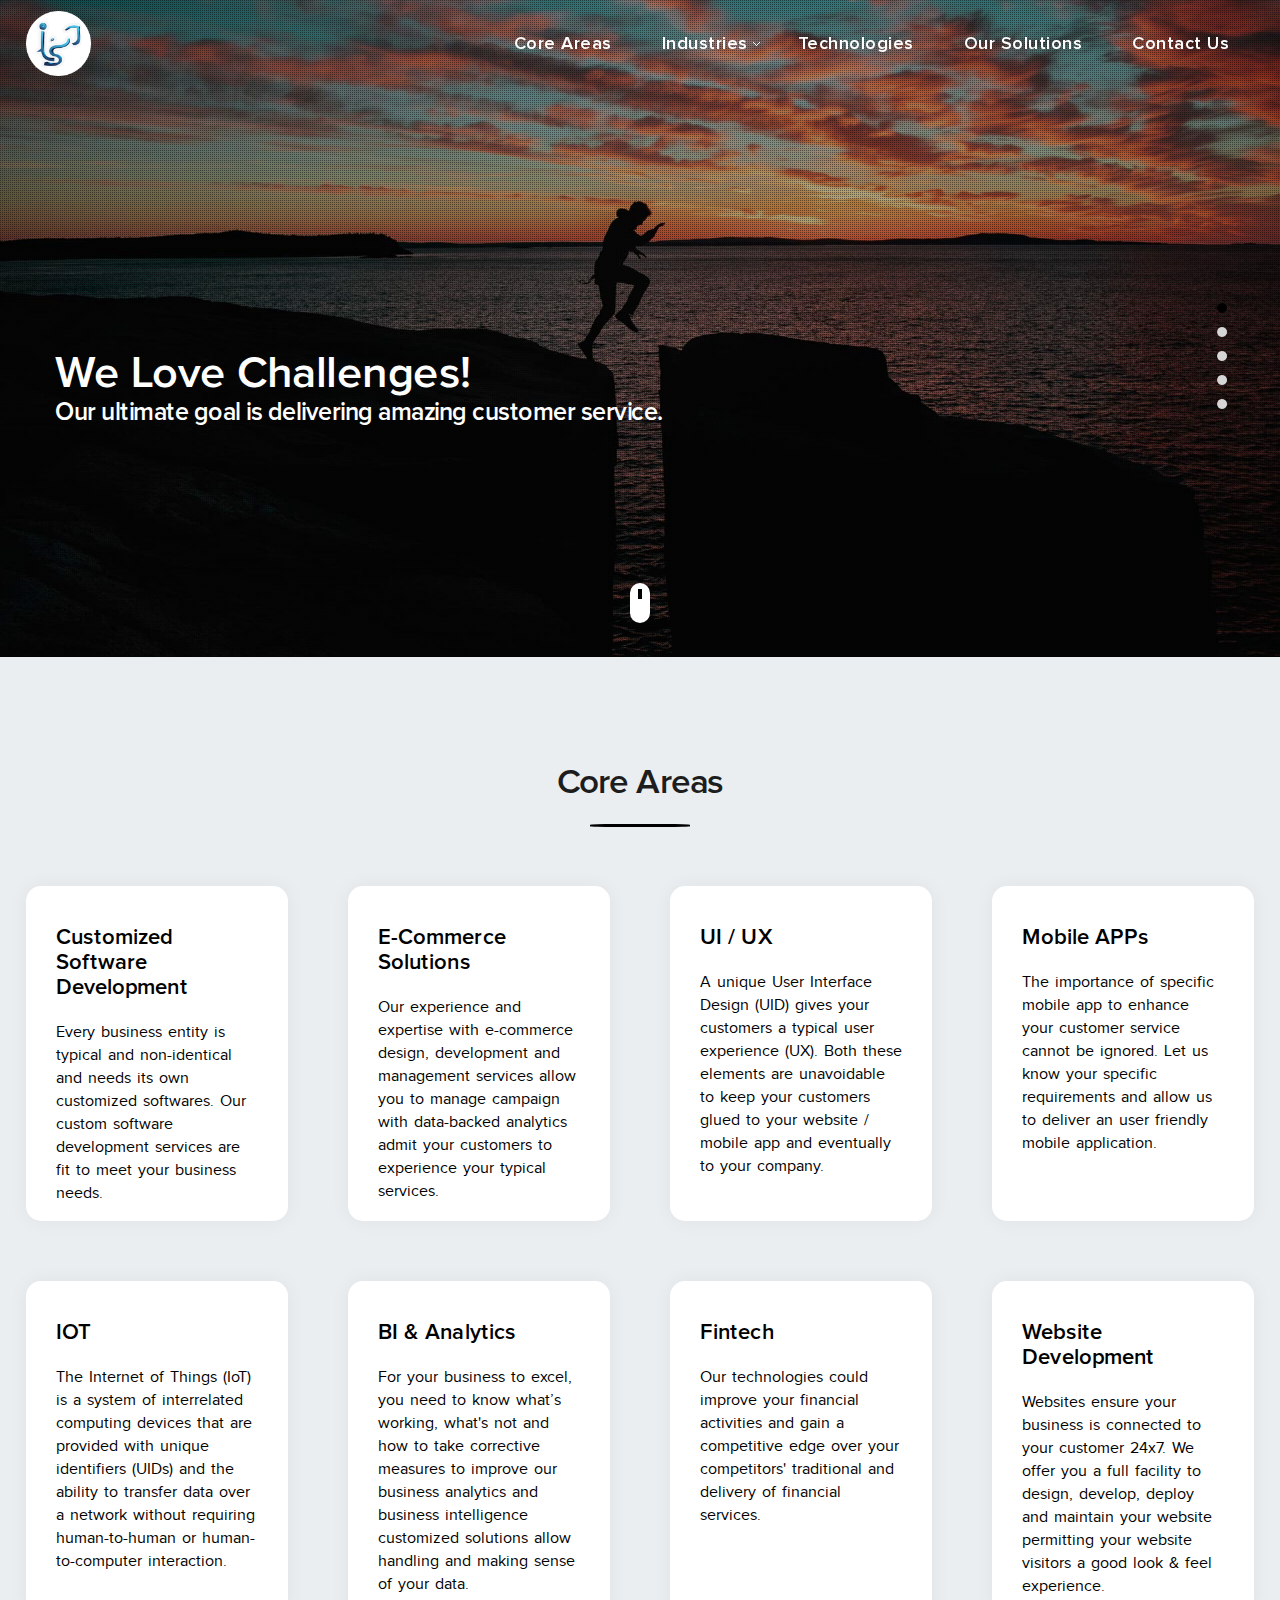
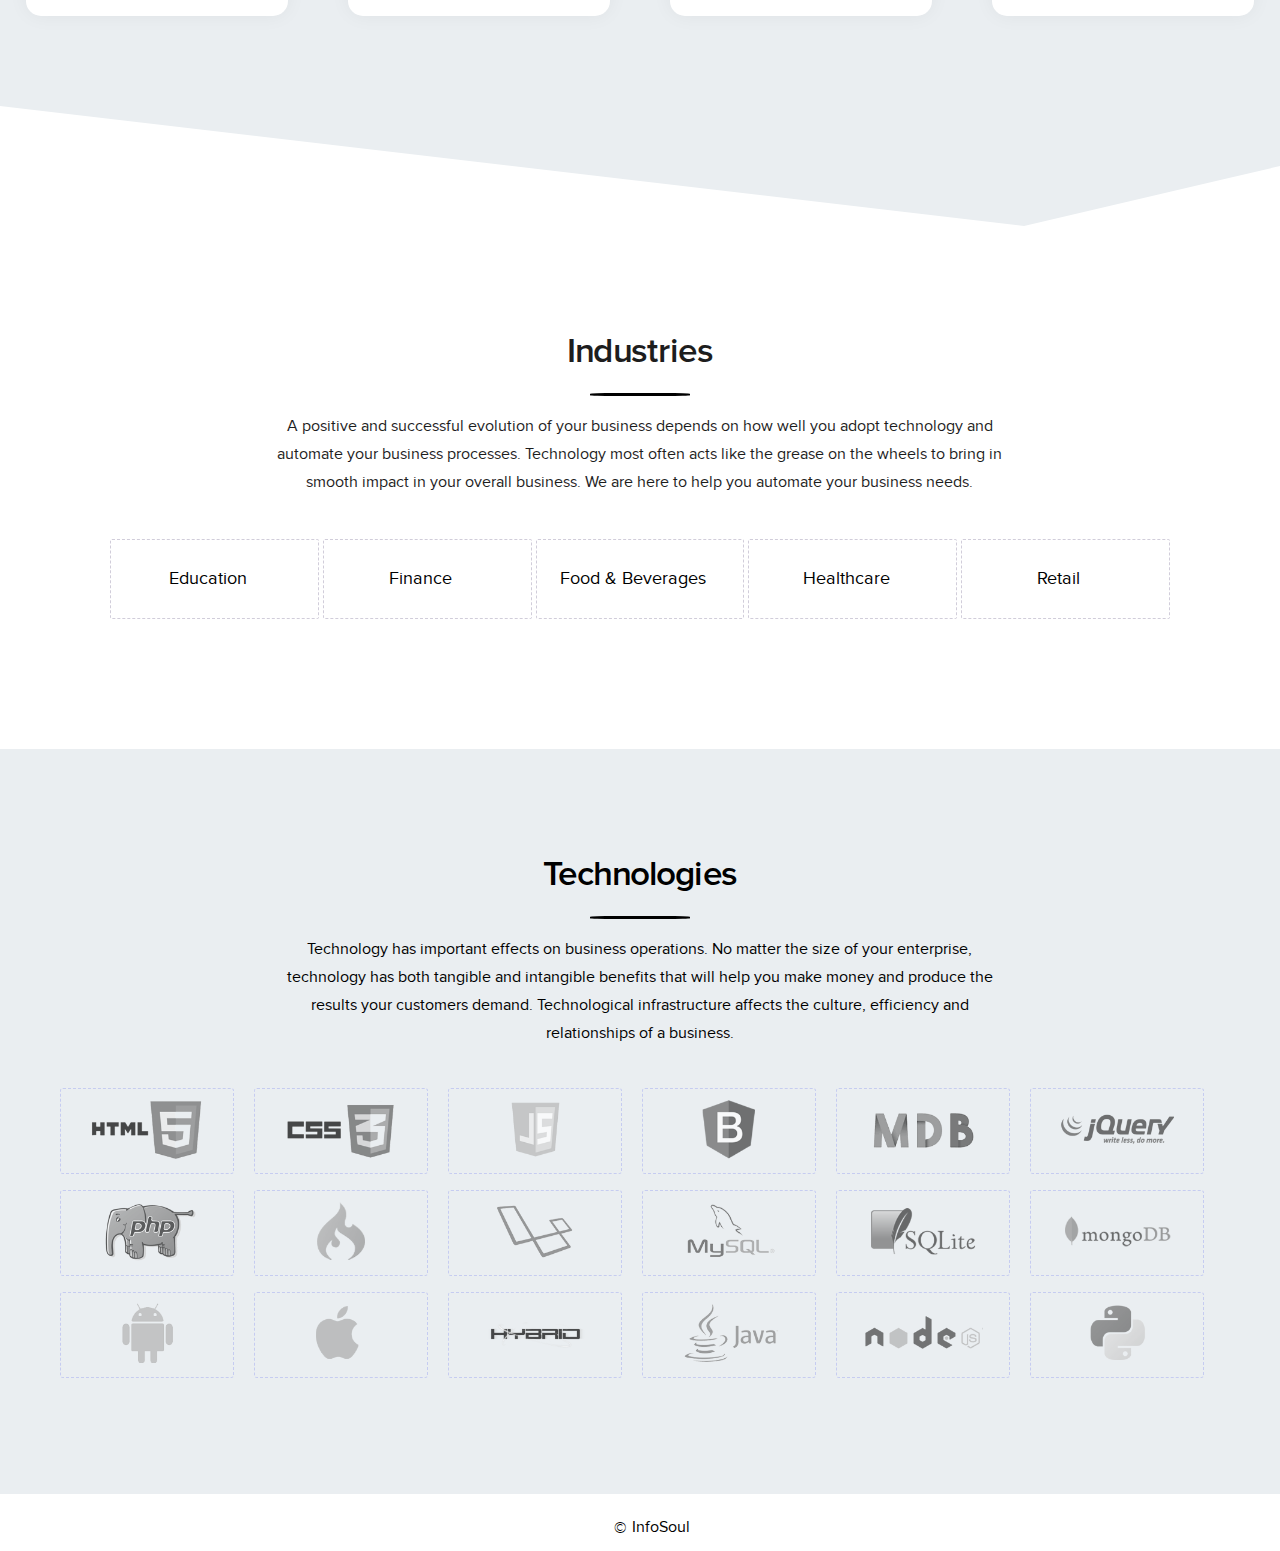
<file: index.html>
<!DOCTYPE html>
<head>
<meta http-equiv="Content-Type" content="text/html; charset=utf-8" />
<meta name="viewport" content="width=device-width, initial-scale=1, maximum-scale=1" />
<meta name="author" content="InfoSoul" />
<meta name="description" content="" />
<meta name="keywords" content="" />
<link rel="icon" href="images/favicon.png" type="image/x-icon">
<title>InfoSoul</title>
<link rel="stylesheet" href="css/swiper.css?v=1.13">
<link rel="stylesheet" href="css/style.css?v=1.13">
<link rel="stylesheet" type="text/css" href="css/font-awesome.css?v=1.13">
<link rel="stylesheet" type="text/css" href="css/owl.carousel.min.css?v=1.13">
<link rel="stylesheet" type="text/css" href="css/responsive.css?v=1.13">
 </head>
<body>




	<header class="header">
		<div class="header__content header__content--fluid-width">
	<div class="header__logo-title"> <a href="https://www.infosoul.in"> <img id="image" src="images/26_white.png"> </a></div>



			<nav class="header__menu">
				<ul>
					<li><a class="selected header-link" href="#coreareas">Core Areas</a></li>


               <li class="menu-item-has-children"><a href="#industries" class="header-link">Industries</a>
						<ul class="sub-menu">
							<li><a href="#" class="header-link"> Education </a></li>
							<!--<li><a href="construction.php" class="header-link"> Construction </a> </li>
                            <li><a href="education.php" class="header-link"> Courier & logistics  </a></li>
                            <li><a href="fashion.php" class="header-link"> Fashion </a></li>  -->
                            <li><a href="#" class="header-link"> Finance  </a></li>
                            <li><a href="#" class="header-link"> Food & Beverages </a></li>
                            <li><a href="javascipt:;" class="header-link"> Healthcare</a></li>
                          <!--  <li><a href="marketing.php" class="header-link"> Marketing  </a></li>
							<li><a href="news.php" class="header-link"> News & Media  </a></li>
							<li><a href="pharmaceutical.php" class="header-link"> Pharmaceutical </a></li>-->
							<!--<li><a href="javascipt:;" class="header-link"> Portals  </a></li>-->
							<li><a href="#" class="header-link"> Retail  </a></li>
						</ul>
					</li>


        <li><a class="header-link" href="#technologies">Technologies</a></li>


					<li><a href="aboutus.html" class="header-link">Our Solutions</a></li>
					<li><a href="contactus.html" class="header-link">Contact Us</a></li>


				</ul>
			</nav>
		</div>
	</header>

   <!-- Global site tag (gtag.js) - Google Analytics -->
<script async src="https://www.googletagmanager.com/gtag/js?id=UA-149376505-1"></script>
<script>
  window.dataLayer = window.dataLayer || [];
  function gtag(){dataLayer.push(arguments);}
  gtag('js', new Date());

  gtag('config', 'UA-149376505-1');
</script>

 <!-- slider-area start -->
    <div class="banner-slider">
        <div class="main-slider owl-carousel owl-theme">

            <div class="slider-items" style="background-image:url(images/slider/1.jpg);">
                <div class="slider-overlay"></div>
                <div class="caption-wrapper">
                    <div class="carousel-caption caption-left">
                        <div class="content">
                        	<div class="intro">
               <div class="vision_text">
               <h5>We Love Challenges!</h5>
                </div>

			 <div class="intro__content">
			 <h4 class="caption">Our ultimate goal is delivering amazing customer service.</h4>
			 </div>
				    </div>



                        </div>
                    </div>
                </div>
            </div>

            <div class="slider-items" style="background-image:url(images/slider/2.jpg);">
                <div class="slider-overlay"></div>
                <div class="caption-wrapper">
                    <div class="carousel-caption caption-left">
                        <div class="content">
                         <div class="intro">
               <div class="vision_text">
               <h5>Mobile APPs</h5>
                </div>

			 <div class="intro__content">
			 <h4 class="caption">Powerful services for powerful applications</h4>
            </div>
				    </div>


                        </div>
                    </div>
                </div>
            </div>


             <div class="slider-items" style="background-image:url(images/slider/3.jpg);">
                <div class="slider-overlay"></div>
                <div class="caption-wrapper">
                    <div class="carousel-caption caption-left">
                        <div class="content">
                            <div class="intro">
               <div class="vision_text">
               <h5>Ecommerce</h5>
                </div>

			 <div class="intro__content">
			 <h4 class="caption">Not only sales! Loaded with Super Powers</h4>
			 </div>
				    </div>
                        </div>
                    </div>
                </div>
            </div>

             <div class="slider-items" style="background-image:url(images/slider/4.jpg);">
                <div class="slider-overlay"></div>
                <div class="caption-wrapper">
                    <div class="carousel-caption caption-left">
                        <div class="content">
                            <div class="intro">
               <div class="vision_text">
               <h5> UI / UX </h5>
                </div>

			 <div class="intro__content">
			 <h4 class="caption">A unique user interface design gives unique user experience</h4>

             </div>
				    </div>
                        </div>
                    </div>
                </div>
            </div>



            <div class="slider-items" style="background-image:url(images/slider/5.jpg);">
                <div class="slider-overlay"></div>
                <div class="caption-wrapper">
                    <div class="carousel-caption caption-left">
                        <div class="content">
                              <div class="intro">
               <div class="vision_text">
               <h5>IOT</h5>
                </div>

			 <div class="intro__content">
			 <h4 class="caption">Evolution Through Innovation</h4>


                 </div>
				    </div>


                        </div>
                    </div>
                </div>
            </div>
      </div>

  <div class="cs-banner-arrow-scroll">
              <a href="#coreareas" class="intro_arrow" id="coreareas_link">
<div id="mouse-icon-main-div" class="">
 <div class="mouse-icon" style="opacity: 1;">
  <div class="wheel"></div>
 </div></div>
                </a>
               </div>
    </div>
    <!-- slider-area end -->




	<!-- Section features -->
	<section class="section section--features" id="coreareas">

			<div class="section__content section__content--fluid-width section__content--padding section__content--features">
			        <h2 class="section__title section__title--centered">Core Areas</h2>

			<div class="section__description section__description--centered">

				</div>

				<div class="grid grid--4col grid--features">

					<div class="grid__item">
						<h3 class="grid__title"><span> Customized </span> Software Development</h3>
					<p class="grid__text">Every business entity is typical and non-identical and needs its own customized softwares. Our custom software development services are fit to meet your business needs.</p>

					</div>
					<div class="grid__item">
						<h3 class="grid__title">E-Commerce  <span>Solutions</span></h3>
					<p class="grid__text">Our experience and expertise with e-commerce design, development and management services allow you to manage campaign with data-backed analytics admit your customers to experience your typical services.</p>

					</div>

					<div class="grid__item">
						<h3 class="grid__title">	UI  <span>/ UX</span></h3>
						<p class="grid__text">A unique User Interface Design (UID) gives your customers a typical user experience (UX). Both these elements are unavoidable to keep your customers glued to your website / mobile app and eventually to your company.</p>

					</div>

					<div class="grid__item">
						<h3 class="grid__title">Mobile   <span>APPs</span></h3>
						<p class="grid__text">The importance of specific mobile app to enhance your customer service cannot be ignored. Let us know your specific requirements and allow us to deliver an user friendly mobile application.</p>

					</div>

				</div>




<div class="grid grid--4col grid--features">

					<div class="grid__item">
						<h3 class="grid__title"> IOT </h3>
						<p class="grid__text">The Internet of Things (IoT) is a system of interrelated computing devices that are provided with unique identifiers (UIDs) and the ability to transfer data over a network without requiring human-to-human or human-to-computer interaction.</p>

					</div>
					<div class="grid__item">
						<h3 class="grid__title">	BI &<span>  Analytics</span></h3>
						<p class="grid__text">For your business to excel, you need to know what’s working, what's not and how to take corrective measures to improve our business analytics and business intelligence customized solutions allow handling and making sense of your data.</p>

					</div>

					<div class="grid__item">
						<h3 class="grid__title">	Fintech </h3>
						<p class="grid__text">Our technologies could improve your financial activities and gain a competitive edge over your competitors' traditional and delivery of financial services.</p>

					</div>

					<div class="grid__item">
						<h3 class="grid__title"> Website    <span>Development</span></h3>
						<p class="grid__text">Websites ensure your business is connected to your customer 24x7. We offer you a full facility to design, develop, deploy and maintain your website permitting your website visitors a good look & feel experience.</p>
			</div>

				</div>








			</div>





			<svg class="svg-features-bottom" xmlns="http://www.w3.org/2000/svg" viewBox="0 0 100 100" preserveAspectRatio="none">
				<path d="M0,0 L80,100 L100,50 100,100 0,100 Z" fill="#fff"/>
			</svg>
	</section>






<!-- Section features -->
	<section class="section section--features" id="industries" style="background-color: #fff;">

			<div class="section__content section__content--fluid-width section__content--padding section__content--features">
			  <h2 class="section__title section__title--centered">Industries</h2>

			<div class="section__description section__description--centered">
				A positive and successful evolution of your business depends on how well you adopt technology and automate your business processes. Technology most often acts like the grease on the wheels to bring in smooth impact in your overall business. We are here to help you automate your business needs.
				</div>

				<div class="grid grid--4col grid--industries">

    <!--  <a href="courier.php">  <div class="grid__item"><h3 class="grid__title">  Courier & logistics  </h3></div></a>
	  <a href="construction.php"> <div class="grid__item"><h3 class="grid__title">  Construction  </h3></div>-->
		<a href="#"><div class="grid__item"><h3 class="grid__title">Education</h3></div> </a>
		<!--<a href="fashion.php"> <div class="grid__item"><h3 class="grid__title">  Fashion </h3></div> </a> -->
		<a href="#"> <div class="grid__item"><h3 class="grid__title">  Finance  </h3></div> </a>
    <a href="#"> <div class="grid__item"><h3 class="grid__title"> Food & Beverages  </h3></div> </a>
    <a href="#"> <div class="grid__item"><h3 class="grid__title"> Healthcare  </h3></div> </a>
    <a href="#">	 <div class="grid__item"><h3 class="grid__title">  Retail </h3></div> </a>
                 </div>



  <!--<div class="grid grid--4col grid--industries">
  <a href="food.php"> <div class="grid__item"><h3 class="grid__title"> Food & Beverages  </h3></div> </a>
  <a href="marketing.php"><div class="grid__item"><h3 class="grid__title"> Marketing</h3></div> </a>
  	<a href="news.php">	<div class="grid__item"><h3 class="grid__title">  News & Media  </h3></div> </a>
<a href="pharmaceutical.php"><div class="grid__item"><h3 class="grid__title">  Pharmaceutical  </h3></div> </a>

  <a href="retail.php">	 <div class="grid__item"><h3 class="grid__title">  Retail </h3></div> </a>
</div> -->


    </div>

</section>


<!-- Section -- testimonials -->
<!--	<section class="section" id="testimonials">

			<div class="section__content  section__content--padding">
			        <h2 class="section__title section__title--centered">Testimonials</h2>
				<div class="section__description section__description--centered">
	"Business is all about the customer: what the customer wants and what they get. Generally, every customer wants a product or service that solves their problem, worth their money, and is delivered with amazing customer service"
				</div>
					  <div class="testimonials">

						<div class="testimonials__content swiper-wrapper">
							  <div class="testimonials__slide swiper-slide">
								<div class="testimonials__thumb" data-swiper-parallax="-50%"><img src="images/testimonials/1.jpg" alt="" title=""/></div>

								<!--<div class="testimonials__text" data-swiper-parallax="-100%"><p>"Lorem Ipsum is simply dummy text of the printing and typesetting industry.Lorem Ipsum is simply dummy text of the printing and typesetting industry. "</p></div>
								<div class="testimonials__source">Mr Pinto <br> <span>Director Finance</span></div>-->

<!--							  </div>
							  <div class="testimonials__slide swiper-slide">
								<div class="testimonials__thumb" data-swiper-parallax="-50%"><img src="images/testimonials/2.jpg" alt="" title=""/></div>

								<!--<div class="testimonials__text" data-swiper-parallax="-100%"><p>"No one can make you successful; the will to success comes from within.' I've made this my motto. I've internalized it to the point of understanding that the success of my actions and/or endeavors doesn't depend on anyone else, and that includes a possible failure"</p></div>
								<div class="testimonials__source">Jada Sacks <a href="#">Paris Tehnics</a></div>-->

	<!--						  </div>
							  <div class="testimonials__slide swiper-slide">
								<div class="testimonials__thumb" data-swiper-parallax="-50%"><img src="images/testimonials/3.jpg" alt="" title=""/></div>
								<!--<div class="testimonials__text" data-swiper-parallax="-100%"><p>"The American Dream is that any man or woman, despite of his or her background, can change their circumstances and rise as high as they are willing to work"</p></div>
								<div class="testimonials__source">Lason Duvan <a href="#">Music Software</a></div>-->
<!--							  </div>
							  <div class="testimonials__slide swiper-slide">
								<div class="testimonials__thumb" data-swiper-parallax="-50%"><img src="images/testimonials/4.jpg" alt="" title=""/></div>
								<!--<div class="testimonials__text" data-swiper-parallax="-100%"><p>"Business is all about the customer: what the customer wants and what they get. Generally, every customer wants a product or service that solves their problem, worth their money, and is delivered with amazing customer service"</p></div>
								<div class="testimonials__source">Duran Jackson <a href="#">New York Business Center</a></div>-->
<!--							  </div>
							  <div class="testimonials__slide swiper-slide">
								<div class="testimonials__thumb" data-swiper-parallax="-50%"><img src="images/testimonials/5.jpg" alt="" title=""/></div>

								<!--<div class="testimonials__text" data-swiper-parallax="-100%"><p>"No one can make you successful; the will to success comes from within.' I've made this my motto. I've internalized it to the point of understanding that the success of my actions and/or endeavors doesn't depend on anyone else, and that includes a possible failure"</p></div>
								<div class="testimonials__source">Maria Allesi <a href="#">Italy Solutions</a></div>-->

<!--							  </div>
							  <div class="testimonials__slide swiper-slide">
								<div class="testimonials__thumb" data-swiper-parallax="-50%"><img src="images/testimonials/6.jpg" alt="" title=""/></div>
								<!--<div class="testimonials__text" data-swiper-parallax="-100%"><p>"The American Dream is that any man or woman, despite of his or her background, can change their circumstances and rise as high as they are willing to work"</p></div>
								<div class="testimonials__source">Jenifer Patrison<a href="#">App Dating</a></div>-->
<!--							  </div>
						</div>

						<div class="testimonials__pagination swiper-pagination"></div>
					</div>
				<div class="clear"></div>
			</div>

	</section>




	<!-- Section -->
<!--	<section class="section" id="clients">
	<div class="section__content section__content--fluid-width section__content--padding">
				<div class="grid grid--5col scroll-logo">



					<div class="grid__item">
						<div class="grid__client-logo"><img src="images/clients/1.png" alt="" title=""/></div>
					</div>



					<div class="grid__item">
						<div class="grid__client-logo"><img src="images/clients/2.png" alt="" title=""/></div>
					</div>



					<div class="grid__item">
						<div class="grid__client-logo"><img src="images/clients/3.png" alt="" title=""/></div>
					</div>



					<div class="grid__item">
						<div class="grid__client-logo"><img src="images/clients/4.png" alt="" title=""/></div>
					</div>



					<div class="grid__item">
						<div class="grid__client-logo"><img src="images/clients/5.png" alt="" title=""/></div>
					</div>



					<div class="grid__item">
						<div class="grid__client-logo"><img src="images/clients/6.png" alt="" title=""/></div>
					</div>



					<div class="grid__item">
						<div class="grid__client-logo"><img src="images/clients/7.png" alt="" title=""/></div>
					</div>



					<div class="grid__item">
						<div class="grid__client-logo"><img src="images/clients/8.png" alt="" title=""/></div>
					</div>



					<div class="grid__item">
						<div class="grid__client-logo"><img src="images/clients/9.png" alt="" title=""/></div>
					</div>



					<div class="grid__item">
						<div class="grid__client-logo"><img src="images/clients/10.png" alt="" title=""/></div>
					</div>



					<div class="grid__item">
						<div class="grid__client-logo"><img src="images/clients/11.png" alt="" title=""/></div>
					</div>



					<div class="grid__item">
						<div class="grid__client-logo"><img src="images/clients/12.png" alt="" title=""/></div>
					</div>



					<div class="grid__item">
						<div class="grid__client-logo"><img src="images/clients/13.png" alt="" title=""/></div>
					</div>



					<div class="grid__item">
						<div class="grid__client-logo"><img src="images/clients/14.png" alt="" title=""/></div>
					</div>



					<div class="grid__item">
						<div class="grid__client-logo"><img src="images/clients/15.png" alt="" title=""/></div>
					</div>



					<div class="grid__item">
						<div class="grid__client-logo"><img src="images/clients/16.png" alt="" title=""/></div>
					</div>



					<div class="grid__item">
						<div class="grid__client-logo"><img src="images/clients/17.png" alt="" title=""/></div>
					</div>



					<div class="grid__item">
						<div class="grid__client-logo"><img src="images/clients/18.png" alt="" title=""/></div>
					</div>



					<div class="grid__item">
						<div class="grid__client-logo"><img src="images/clients/19.png" alt="" title=""/></div>
					</div>



					</div>
				</div>

			</div>
	</section> -->

	<!-- Section -->
	<section class="section section--cta" id="technologies">
			<div class="section__content section__content--fluid-width section__content--padding section__content--cta"  style="padding-right: 0% !important;">
			<h2 class="section__title section__title--centered section__title--cta">Technologies</h2>

			<div class="section__description section__description--centered section__description--cta">

       Technology has important effects on business operations. No matter the size of your enterprise, technology has both tangible and intangible benefits that will help you make money and produce the results your customers demand. Technological infrastructure affects the culture, efficiency and relationships of a business.

      </div>

<div class="grid grid--5col">

		<ul class="technology-ul">
            <li><img src="images/technologies/1.png" alt="" title=""/> </li>

            <li><img src="images/technologies/2.png" alt="" title=""/> </li>

            <li><img src="images/technologies/3.png" alt="" title=""/> </li>

            <li><img src="images/technologies/4.png" alt="" title=""/> </li>

            <li><img src="images/technologies/5.png" alt="" title=""/> </li>

            <li><img src="images/technologies/6.png" alt="" title=""/> </li>

            <li><img src="images/technologies/7.png" alt="" title=""/> </li>

            <li><img src="images/technologies/8.png" alt="" title=""/> </li>

            <li><img src="images/technologies/9.png" alt="" title=""/> </li>

            <li><img src="images/technologies/10.png" alt="" title=""/> </li>

            <li><img src="images/technologies/11.png" alt="" title=""/> </li>

            <li><img src="images/technologies/12.png" alt="" title=""/> </li>

            <li><img src="images/technologies/13.png" alt="" title=""/> </li>

            <li><img src="images/technologies/14.png" alt="" title=""/> </li>

            <li><img src="images/technologies/15.png" alt="" title=""/> </li>

            <li><img src="images/technologies/16.png" alt="" title=""/> </li>

            <li><img src="images/technologies/17.png" alt="" title=""/> </li>

            <li><img src="images/technologies/18.png" alt="" title=""/> </li>

 		</ul>
			</div>
            </div>

	</section>



<section class="total-footer">
	<p class="grid__text copyright text-center"> <span> &copy;</span> InfoSoul </p>
<!--<div class="footer-left">
<p class="grid__text copyright"> <span> &copy;</span> Steed 26 Solutions Pvt.Ltd </p>
</div>

<div class="footer-right">
<ul class="grid__list grid__list--sicons">

<li><a href="#"><i class="fa fa-facebook" aria-hidden="true"></i></a></li>
	<li><a href="#"><i class="fa fa-linkedin" aria-hidden="true"></i></a></li>
	<li><a href="#"><i class="fa fa-instagram" aria-hidden="true"></i></a></li>
						</ul>
	  </div>-->
</section>



<script type="text/javascript" src="js/jquery.min.js?v=1"></script>
<script type="text/javascript" src="js/owl.carousel.min.js?v=1"></script>
<script src="js/jquery.paroller.min.js?v=1"></script>
<script src="js/jquery.custom.js?v=1"></script>
<script src="js/swiper.min.js?v=1"></script>
<script src="js/swiper.custom.js?v=1"></script>
 <script src="js/menu.js?v=1"></script>
<script src="js/infiniteslide.js?v=1"></script>

<script type="text/javascript">
$("#coreareas_link").click(function (){
                $('html, body').animate({
                    scrollTop: $("#coreareas").offset().top-80
                }, 1000);
});

</script>



<script type="text/javascript">
$( document ).ready(function() {
$('.scroll-logo').infiniteslide({
  'speed': 100
});
});
</script>



 <script>
  $(document).ready(function(){





    });
</script>



<script type="text/javascript">

        var slider_pulse = $('.main-slider');
            slider_pulse.owlCarousel({
                navText: ['<i class="fa fa-angle-left" aria-hidden="true"></i>', '<i class="fa fa-angle-right" aria-hidden="true"></i>'],
                 loop: true,
                nav: true,
                autoplay: true,
                mouseDrag: false,
                animateOut: 'fadeOut',
                animateIn: 'fadeIn',
                responsive: {
                    0: {
                        items: 1
                    },
                    600: {
                        items: 1
                    },
                    1000: {
                        items: 1
                    }
                }
            });



</script>


</body>
</html>
</file>
<file: css/responsive.css>
@media only screen and (max-width:530px) {
.slider-items{
    min-height: 320px;
}
.caption-wrapper{
	  min-height: 320px;
}
.vision_text h5{
	    font-size: 25px;
}
.caption {
     font-size: 18px;
    padding-top: 5px;
    line-height: 16px;
}
.feature-box p{
   font-size: 18px;
}

.section__description {
    font-size: 18px;
 }

.contact-box a{
  font-size: 18px;
}

.grid--features .grid__item .grid__title{
    font-size: 20px;
}
.grid--industries .grid__title{
  font-size: 18px; 
}
p.industries-name{
      font-size: 18px
}

.pagebanner h2{
      font-size: 25px;
}

.pagebanner {
    padding-top: 100px;
    padding-bottom: 66px;
  }
  .about-para p{
    font-size: 18px;
  }

  .counter-box h4{
    font-size: 25px;  
}

.counter-box.white-color {
    padding-top: 2em;
}
.counter-box p{
      font-size: 18px;
      line-height: 19px;
}

.contact-box span{
  font-size: 18px;
}

}



@media only screen and (max-width:768px) {

.contact-box{
    height: auto;
    padding: 3px;
    padding-bottom: 15px;
}

.resp-padnone{
padding-right: 0px !important;
}

.header{
  overflow: hidden;
}

.white-color h3{
      text-align: center;
}
.section-heading h3{
font-size: 28px;
}

.technology-ul li:hover img{
   opacity: 0.7;
    -webkit-filter: grayscale(100%);
    filter: grayscale(100%);
}
.technology-ul li:hover {
     background: #eaeef1;
}

.white-color .section-heading-line-left{
display: none;
}

.main-slider .owl-dots {
  display: none;
  }

.grid--industries .grid__item{
      margin-bottom: 16px;
}
.cs-banner-arrow-scroll{
  display: none;
}

  html{
    overflow-x: hidden;
  }
.grid--features .grid__item{
	height: auto;
}
.grid__text{
     font-size: 16px;
}
.menu-button {
    right: 7%;
}

.section__description--centered{
    width: 85%;
}

.intro {
   position: absolute;
    bottom: 19px;
    left: 21px;
}

.header__content--fix-width, .section__content--fix-width, .footer__content--fix-width, .header__content--fluid-width, .section__content--fluid-width, .footer__content--fluid-width {
   padding-left: 4% !important;
    padding-right: 4% !important;
}

.header__logo-title img {
    width: 50px;
  }
  .header{
  	height: 67px;
  }

  .grid--industries .grid__item{
    width: 100%;
        margin-right: 0;
  }

.section--cta{
      padding-bottom: 0;
}
.section__content--padding{
  padding-bottom: 20px;
}

.testimonials__thumb{
   padding-bottom: 0px;
}

}





@media only screen and (min-width:768px) and (max-width:992px){


}

@media only screen and (max-width:992px) {
.header__menu ul{
      border-top: 1px #ebeced solid;
}

.header__menu ul li  a:hover, .header__menu ul li a.selected , .header__menu ul li a.active{
      color: #000;
}

.header__menu ul li a{
    font-size: 18px !important;
}
.sub-menu li a{
  color: #888787 !important;
 padding-left: 3.5em !important;
}

.feature-box h4{
      margin: 0px 0px;
}
.feature-box{
      padding: 10px;
          height: auto;
}


*,
::after,
::before {
    box-sizing: border-box
}


.about-para{
width: 100%;
padding-bottom: 1em;
}

.box-width {
    max-width: 100%;
}

.about-div{
    padding: 0 0 33px 0;
}
.grid__client-logo{
	    margin-right: 2em;
}
.technology-ul li{
	    width: 48%;
	        margin-right: 0;
}

.testimonials {
 padding: 0 0 80px 0;
}


}


@media only screen and (min-width:992px) {
.sidebar-panel{
    display: none;
}
}


@media only screen and (min-width:1380px) {
.slider-items {
 min-height: 960px;
}

.cs-banner-arrow-scroll{
	    bottom: 68px;
}
.intro{
	    padding: 38% 0 0 0 !important;
}


}
</file>
<file: css/style.css>
/*===============================================*/
/* 1. RESET		 						 */
/*===============================================*/
@import "reset.css";


/*===============================================*/
/* Fonts */
/*===============================================*/	

@font-face {
    font-family: "Proxima Nova Bold";
    src: url(../fonts/proximanova-bold.woff) format("woff");
    font-weight: 400;
    font-style: normal
}

@font-face {
    font-family: "Proxima Nova Light";
    src: url(../fonts/proximanova-light.woff) format("woff");
    font-weight: 400;
    font-style: normal
}

@font-face {
    font-family: "Proxima Nova Regular";
    src: url(../fonts/proximanova-regular.woff) format("woff");
    font-weight: 400;
    font-style: normal
}

@font-face {
    font-family: "Proxima Nova Semibold";
    src: url(../fonts/proximanova-semibold.woff) format("woff");
    font-weight: 400;
    font-style: normal
}

/*===============================================*/
/* Fonts */
/*===============================================*/	



/*===============================================*/
/* 2. GENERAL		 						 */
/*===============================================*/	

html, body{
	width: 100%; 
	height:100%;
}
body{
	font-family: "Proxima Nova Regular";
	padding:0;
	font-size:16px;
	margin:0 auto;
	color:#1d1d1d;
	background-color:#fff;
	font-weight:300;
}
.clear{
	clear:both;
}
p{
	padding:0;
	margin:0px;
	text-align:left;
	line-height:26px;
}
a{
	text-decoration:none !important;
	color:#5be2c2; 
}
blockquote{
	font-style:italic;
	font-size:24px;
	padding:0 5%;
	margin:40px 0 60px 0;
	line-height:34px;
	position:relative;
	text-align:center;
}
blockquote:after {
    content:' ';
    position: absolute;
    display:block;
    width: 10%;
    margin: 20px 40%;
    border:1px solid #e76b71;
} 
a img{
	border:none;
}
a:hover{
	text-decoration:none;
	color:#212121;
}
img.responsive_image{
	max-width:100%;
	display:block;
	margin:auto auto 20px auto;
}
/*---------------------------*/
/* 2-1. HEADINGS             */
/*---------------------------*/	
h1, h2, h3, h4, h5, h6{
	font-weight:700;
	letter-spacing:-0.5px;
	padding:0 0 40px 0;
	margin:0;
}
h1{
	font-size:40px;
}
h2{
	font-size:30px;
}
h3{
	font-size:22px;
}
h4{
	font-size:20px;
}
h5{
	font-size:18px;
}
h6{
	font-size:16px;
}
/*===============================================*/
/* 3. HEADER 	 						 */
/*===============================================*/
/* BLOCK - header */
.header{
	width:100%;
	height:85px;
	-webkit-transition: all 0.5s;
	-moz-transition: all 0.5s;
	transition: all 0.5s;
	position: fixed;
	top: 0px;
	left:0px;
	z-index: 999;
	  }
/* MODIFIER - header */
.header--sticky{
	background-color:#fff;
	-webkit-box-shadow: 0px 0px 5px rgba(0, 0, 0, 0.38);
    -moz-box-shadow: 0px 0px 5px rgba(0, 0, 0, 0.38);
    box-shadow: 0px 0px 5px rgba(0, 0, 0, 0.38);

}
/* ELEMENT - header__content */
.header__content {
    height: 70px;
    padding-top: 0.7em;
}
/* ELEMENT MODIFIER - header__content */
.header__content--fix-width{
	width:1240px;
	margin:auto;
	clear:both;
}


.header__logo-title{
	color:#000;
	font-size:26px;
	letter-spacing:0px;
	position:relative;
	float:left;
    left:0;
	z-index:999;
	text-transform: uppercase;
}
.header--sticky .header__logo-title, .header--page .header__logo-title, .menu-open .header__logo-title{
	color:#000;
}
.header__logo-title span{
	font-weight:700;
}
/* ELEMENT - header__menu */
.header__menu {
    float: right;
    margin-top: -2px;
}

.header--sticky .header__menu {
    float: right;
       margin-top: -4px;
}


.header__menu ul,
.header__menu ul li,
.header__menu ul li a {
  margin: 0;
  padding: 0;
  border: 0;
  list-style: none;
  line-height: 1;
  display: block;
  float:left;
  position: relative;
  -webkit-box-sizing: border-box;
  -moz-box-sizing: border-box;
  box-sizing: border-box;
	-webkit-tap-highlight-color: rgba(0,0,0,0);
	-webkit-tap-highlight-color: transparent;
}
.header__menu:after,
.header__menu > ul:after {
  content: ".";
  display: block;
  clear: both;
  visibility: hidden;
  line-height: 0;
  height: 0;
}
.menu-button {
  width:28px;
  height:20px;
  position: absolute;
  padding: 0px;
  font-size:20px;
  top:12px;
  right:6%;
  z-index:99999;
  display: none;
  cursor:pointer;
  border-bottom:1px solid #fff;
	-webkit-tap-highlight-color: rgba(0,0,0,0);
	-webkit-tap-highlight-color: transparent;
}
.menu-button:before {
  content: "";
  position: absolute;
  top: 6px;
  left: 0;
  width: 28px;
  height: 8px;
  z-index:999;
border-top: 1px solid #fff;
    border-bottom: 1px solid #fff;
}
.header__menu > ul > li {display:inline-block; padding:0; }
.header__menu > ul > li > a {
    height:50px;
	line-height:70px; 
	color:#fff; 
	font-size: 18px;
	display:inline-block;
	letter-spacing: 0.5px;
	padding:0 25px; 
	margin:0;
	font-weight: 500;
    text-transform: capitalize;
	overflow: hidden;
     font-family: "Proxima Nova Semibold";
}
.header--sticky .menu-button, .menu-open .menu-button{
	border-bottom:1px solid #000;
}
.header--sticky .menu-button:before, .menu-open .menu-button:before{
border-bottom: 1px solid #000;
    border-top: 1px solid #000;
}
.header__menu > ul > li.header__btn > a {
    height:32px;
	line-height:30px; 
	-webkit-border-radius: 25px; 
	-moz-border-radius: 25px; 
	border-radius: 25px; 
	-webkit-transition: all 0.3s ease;
	-moz-transition: all 0.3s ease;
	transition: all 0.3s ease;
}
.header__menu > ul > li.header__btn--signup > a { 
	color:#fff; 
	background-color:#5e03db;
	padding:0 22px; 
	margin:19px 0 0 25px;
	border:1px #5e03db solid;
}
.header__menu > ul > li.header__btn--login > a {
	background-color:#5be2c2; 
	border:1px #5be2c2 solid;
	color:#fff;
	padding:0 22px; 
	margin:19px 0 0 25px;
}
.header__menu ul li.header__btn--signup > a:hover{
	background:none; 
	border:1px #5e03db solid;
	color:#5e03db;
}
.header__menu ul li.header__btn--login > a:hover{
	background-color:transparent; 
	border:1px #000 solid;
	color:#000;
}
.sub-menu li a:hover,.sub-menu li a.selected , .sub-menu li a.active{
  color: #000 !important;
}

.header__menu ul li  a:hover, .header__menu ul li a.selected , .header__menu ul li a.active{
	    color: #fff;
}



.header__menu ul li:hover{
	cursor:pointer;
}
.header__menu > ul > li.menu-item-has-children > a{
	background: url(../images/drop-down.png) no-repeat 90% 71%;
}
.header__menu ul ul {
  position: absolute;
  left: 0px;
  top:55px;
  z-index:9999;
  visibility: hidden;
  text-align:left;
  padding:5px 0;
  background-color:#fff;
  -webkit-box-shadow: 0px 0px 10px 1px rgba(0,0,0,0.10);
  -moz-box-shadow:    0px 0px 10px 1px rgba(0,0,0,0.10); 
  box-shadow:         0px 0px 10px 1px rgba(0,0,0,0.10);
  -webkit-border-radius: 5px; 
  -moz-border-radius: 5px; 
  border-radius: 5px;  
  opacity:0;
	-webkit-transition: all 0.5s;
	-moz-transition: all 0.5s;
	transition: all 0.5s;
}
.header__menu ul ul.submenu-header-sticky{
    box-shadow: 0 4px 10px 0px rgba(0,0,0,0.03);
    -moz-box-shadow: 0 4px 10px 0px rgba(0,0,0,0.03);
    -webkit-box-shadow: 0 4px 10px 0px rgba(0,0,0,0.03);
   border-top-left-radius:0px;
   border-top-right-radius:0px;
   -webkit-border-top-left-radius:0px;
   -webkit-border-top-right-radius:0px;
}
.header__menu li:hover > ul {   
	visibility: visible;
	opacity: 1;
	-webkit-transition: all 0.5s;
	-moz-transition: all 0.5s;
	transition: all 0.5s;
	top:70px;
}

.header__menu ul ul ul {
  margin-left: 100%;
  top: 0;
}

.header__menu ul ul li a {
     width: 200px;
    padding: 0 15px;
    color: #000;
    border-bottom: 1px #f7f8f9 solid;
    margin: 0 10px;
    font-size: 14px;
    line-height: 35px;
    height: 35px;
        font-family: "Proxima Nova Semibold";
    font-weight: 400;
    letter-spacing: 0.5px;
    text-transform: capitalize;
}

.header__menu ul ul li a:hover{ color: #1d1d1d; }
.header__menu ul ul li:last-child a {
 border-bottom:none; 
 }
/*===============================================*/
/* 4. SECTION 	 						 */
/*===============================================*/
/* BLOCK - section */
.section{
	width:100%;
	height:auto;
	float:left;
	clear:both;
}
/* BLOCK MODIFIER - section--page */
.section--page-top{
	padding-top:80px;
}
.section--page-bottom{
	padding-bottom:80px;
}
/* ELEMENT - section__content */
.section__content{
	clear:both;
}
/* ELEMENT MODIFIER section__content  */
.section__content--fix-width{
	width:1240px;
	margin:auto;
	clear:both;
}
.section__content--fluid-width{
	width:80%;
	margin:auto;
	clear:both;
}
.section__content--padding{
	padding:100px 0;
}
/* ELEMENT - section__title */
.section__title{
	font-size:35px;
    padding: 0 0 35px 0;
	font-weight:200;
	line-height:52px;
	    font-family: "Proxima Nova Semibold";
}
/* ELEMENT MODIFIER section__title  */
.section__title--centered{
	width:100%;
	text-align:center;
	position:relative;
}
.section__title--centered:after {
    content:'';
    position:absolute;
    left:0;
    right:0;
    margin:auto;
    display: block;
    width: 100px;
    height: 3px;
    background: #000;
    border-radius: 25%;
    margin: auto;
    margin-top: 15px;
    margin-bottom: 5px;


}

/* ELEMENT - section__description */
.section__description{
    font-size: 16px;
    line-height: 28px
}
/* ELEMENT MODIFIER section__description  */
.section__description--centered{
	    width: 60%;
    margin: auto;
    text-align: center;
    padding: 0 0 42px 0;
    font-family: "Proxima Nova Regular";
}
/*===============================================*/
/* 5. GRID 	 						 */
/*===============================================*/

/* BLOCK - grid */
.grid{
	width:100%;
	float:left;
	clear:both;
}
.grid__item--padding{
	 background-color:#f7f8f9;
}
.grid__item--centering{
	text-align:center;
	display: -webkit-box;
	display: -webkit-flex;
	display: -moz-box;
	display: -ms-flexbox;
	display: flex;
	-webkit-flex-align: center;
	-ms-flex-align: center;
	-webkit-align-items: center;
	align-items: center;
}

/* -----------------------------------------------------  */
 /* ELEMENT grid__item BASED ON BLOCK MODIFIER grid--2col  */
.grid--2col .grid__item{
	 float:left;
	 margin-right:80px;
	 margin-bottom:80px;
	           /* full width - space between cols / number of cols */
	 width: calc((100% - 80px) / 2); 
}
.grid--2col .grid__item--padding{
	          /* full width - space between cols - padding * nr of paddings / number of cols */
	 width: calc((100% - 80px - 20px * 4) / 2);
	 padding:20px;
}
.grid .grid__item:last-child, 
.grid--2col .grid__item:nth-child(2n+2){
	 margin-right:0px;
}
/* -----------------------------------------------------  */
/* ELEMENT grid__item BASED ON BLOCK MODIFIER grid--3col  */
.grid--3col .grid__item{
	 float:left;
	 margin-right:80px;
	 margin-bottom:80px;
	          /* full width - space between cols * nr of inner spaces / number of cols */
	 width: calc((100% - 80px * 2) / 3);
}
.grid--3col .grid__item.grid__item--padding{
	         /* full width - space between cols * nr of inner spaces - padding * nr of paddings / number of cols */
	 width: calc((100% - 80px * 2 - 20px * 6) / 3);
	 padding:20px;
 }
.grid--3col .grid__item--x2{
	          /*(      one grid item    ) * 2 + space between cols */
	 width: calc((((100% - 80px * 2) / 3) * 2) + 80px);
}
 .grid--3col .grid__item--x2.grid__item--padding{
	
	         /*   (    one grid item with padding  ) * 2 + space between cols + padding */
	 width: calc((((100% - 80px * 2 - 20px * 6) / 3) * 2) + 80px + 20px * 2);
	 padding:20px;
}
.grid--3col .grid__item:nth-child(3n+3){
	 float:right;
	 margin-right:0px;
}
/* -----------------------------------------------------  */
/* ELEMENT grid__item BASED ON BLOCK MODIFIER grid--4col  */
.grid--4col .grid__item{
	 float:left;
	 margin-right:80px;
	 margin-bottom:80px;
	          /* full width - space between cols * nr of inner spaces / number of cols */
	 width: calc((100% - 80px * 3) / 4);
}
.grid--4col .grid__item.grid__item--padding{
	         /* full width - space between cols * nr of inner spaces - padding * nr of paddings / number of cols */
	 width: calc((100% - 80px * 3 - 20px * 8) / 4);
	 padding:20px;
 }
.grid--4col .grid__item--x3{
	          /*(      one grid item    ) * 3 + space between cols */
	 width: calc((((100% - 80px * 3) / 4) * 3) + 80px * 2);
}
 .grid--4col .grid__item--x3.grid__item--padding{
	
	         /*   (    one grid item with padding  ) * 3 + space between cols + padding */
	 width: calc((((100% - 80px * 3 - 20px * 8) / 4) * 3) + 80px * 2 + 20px * 4);
	 padding:20px;
}
.grid--4col .grid__item:nth-child(4n+4){
	 float:right;
	 margin-right:0px;
}
/* -----------------------------------------------------  */
/* ELEMENT grid__item BASED ON BLOCK MODIFIER grid--5col  */
.grid--5col .grid__item{
	 float:left;
	 margin-right:80px;
	 margin-bottom:40px;
	          /* full width - space between cols * nr of inner spaces / number of cols */
	 width: calc((100% - 80px * 4) / 5);
}
.grid--5col .grid__item.grid__item--padding{
	         /* full width - space between cols * nr of inner spaces - padding * nr of paddings / number of cols */
	 width: calc((100% - 80px * 4 - 20px * 10) / 5);
	 padding:20px;
 }
 .grid--5col .grid__item--x2{
	          /*(      one grid item    ) * 2 + space between cols */
	 width: calc((((100% - 80px * 4) / 5) * 2) + 80px);
}
 .grid--5col .grid__item--x2.grid__item--padding{
	
	         /*   (    one grid item with padding  ) * 2 + space between cols + padding */
	 width: calc((((100% - 80px * 4 - 20px * 10) / 5) * 2) + 80px + 20px * 2);
	 padding:20px;
}
 .grid--5col .grid__item--x3{
	          /*(      one grid item    ) * 3 + space between cols */
	 width: calc((((100% - 80px * 4) / 5) * 3) + 80px * 2);
}
 .grid--5col .grid__item--x3.grid__item--padding{
	
	         /*   (    one grid item with padding  ) * 3 + space between cols + padding */
	 width: calc((((100% - 80px * 4 - 20px * 10) / 5) * 3) + 80px * 2 + 20px * 4);
	 padding:20px;
}
 .grid--5col .grid__item--x4{
	          /*(      one grid item    ) * 4 + space between cols */
	 width: calc((((100% - 80px * 4) / 5) * 4) + 80px * 3);
}
 .grid--5col .grid__item--x4.grid__item--padding{
	
	         /*   (    one grid item with padding  ) * 4 + space between cols + padding */
	 width: calc((((100% - 80px * 4 - 20px * 10) / 5) * 4) + 80px * 3 + 20px * 6);
	 padding:20px;
}
.grid--5col .grid__item:nth-child(5n+5){

}
/* -----------------------------------------------------  */
/* ELEMENT grid__item BASED ON BLOCK MODIFIER grid--6col  */
.grid--6col .grid__item{
	 float:left;
	 margin-right:80px;
	 margin-bottom:80px;
	          /* full width - space between cols * nr of inner spaces / number of cols */
	 width: calc((100% - 80px * 5) / 6);
}
.grid--6col .grid__item.grid__item--padding{
	         /* full width - space between cols * nr of inner spaces - padding * nr of paddings / number of cols */
	 width: calc((100% - 80px * 5 - 20px * 12) / 6);
	 padding:20px;
 }
 .grid--6col .grid__item--x2{
	          /*(      one grid item    ) * 2 + space between cols */
	 width: calc((((100% - 80px * 5) / 6) * 2) + 80px);
}
 .grid--6col .grid__item--x2.grid__item--padding{
	
	         /*   (    one grid item with padding  ) * 2 + space between cols + padding */
	 width: calc((((100% - 80px * 5 - 20px * 12) / 6) * 2) + 80px + 20px * 2);
	 padding:20px;
}
 .grid--6col .grid__item--x3{
	          /*(      one grid item    ) * 3 + space between cols */
	 width: calc((((100% - 80px * 5) / 6) * 3) + 80px * 2);
}
 .grid--6col .grid__item--x3.grid__item--padding{
	
	         /*   (    one grid item with padding  ) * 3 + space between cols + padding */
	 width: calc((((100% - 80px * 5 - 20px * 12) / 6) * 3) + 80px * 2 + 20px * 4);
	 padding:20px;
}
 .grid--6col .grid__item--x4{
	          /*(      one grid item    ) * 4 + space between cols */
	 width: calc((((100% - 80px * 5) / 6) * 4) + 80px * 3);
}
 .grid--6col .grid__item--x4.grid__item--padding{
	
	         /*   (    one grid item with padding  ) * 4 + space between cols + padding */
	 width: calc((((100% - 80px * 5 - 20px * 12) / 6) * 4) + 80px * 3 + 20px * 6);
	 padding:20px;
}
 .grid--6col .grid__item--x5{
	          /*(      one grid item    ) * 5 + space between cols */
	 width: calc((((100% - 80px * 5) / 6) * 5) + 80px * 4);
}
 .grid--6col .grid__item--x5.grid__item--padding{
	
	         /*   (    one grid item with padding  ) * 5 + space between cols + padding */
	 width: calc((((100% - 80px * 5 - 20px * 12) / 6) * 5) + 80px * 4 + 20px * 8);
	 padding:20px;
}
.grid--6col .grid__item:nth-child(6n+6){
	 float:right;
	 margin-right:0px;
}
.grid__item--floated-right{
	float:right !important;
	margin-right:0px !important;
}
/* 5.1 GRID ELEMENTS   */
/*===============================================*/
 
 /* ELEMENT  grid__title  */
/* --------------------  */
.grid__title{
	font-size:24px;
	font-weight:400;
	padding:0 0 20px 0;
	margin:0px;
}
.grid__title span{
	font-weight:700;
}

/* ELEMENT  grid__text  */
/* --------------------  */
.grid__text {
 padding-bottom: 20px;
    line-height: 23px;
    font-family: "Proxima Nova Regular";
    letter-spacing: 0px;
    word-spacing: 2px;
    font-size: 16px;
    font-weight: 300;
    color: #000;
}

.grid__text span{
	font-weight:700;
}

/* ELEMENT  grid__more  */
/* --------------------  */
.grid__more{
	font-weight:400;
	font-size:14px;
	padding:0 0 0 0;
	display:inline-block;
}
.grid__more--vmalign{
	
}
/* ELEMENT grid__list  */
/* --------------------  */
.grid__list{
	list-style:none;
	padding:0px;
	margin:0px;
}
.grid__list li{
	list-style:none;
	padding:5px 0;
	margin:0px;
	line-height:22px;
}

 /* ELEMENT grid__image  */
 /* --------------------  */
.grid__image{
	width:100%;
}
.grid__image img{
	display:block;
	max-width:100%;
}
.grid__image--right img{
	float:right;
}
.grid__image--left img{
	float:left;
}


/*===============================================*/
/*  6. BUTTONS	 			 */
/*===============================================*/
 .btn{
	padding:12px 40px; 
	margin:0 20px 0 0;
	font-size:14px;
	letter-spacing:0.5px;
	font-weight:400;
	-webkit-border-radius: 25px; 
	-moz-border-radius: 25px; 
	border-radius: 25px; 
	-webkit-transition: all 0.3s ease;
	-moz-transition: all 0.3s ease;
	transition: all 0.3s ease; 
 }
.btn--purple-bg{
	color:#fff;
	background-color:#5e03db;
	border:2px #5e03db solid;
}
.btn--purple-bg:hover{
	background-color:transparent;
	color:#5e03db;
}
.btn--play{
	background-image:url(../images/btn-play.png);
	background-position:90% 50%;
	background-repeat:no-repeat;
	padding-right:60px;
}
.btn--play:hover{
	background-image:url(images/btn-play--purple.png);
	background-position:92% 50%;
}
.btn--green-bg{
	color:#fff;
	background-color:#5be2c2;
	border:2px #5be2c2 solid;
}

.total-footer {
    display: inline-block;
    margin: 0 auto;
    text-align: center;
    width: 98%;
}

p.grid__text.copyright {
       display: inline-block;
    margin: 0 auto;
    text-align: center;
    padding-top: 1em;
    width: 100%;
    padding-bottom: 0.7em;
    padding-left: 2%;
    font-size: 16px;
}

.copyright span{

}


/*===============================================*/
/*  7.1 CUSTOM SECTION - INTRO	 			 */
/*===============================================*/
.section--intro{
	width:100%;
	height:100%;
	background-color:#fff;
	position:relative;
	overflow:hidden;
}
.section__content--intro{
	height:100%;
}
.intro {
    float: left;
    padding: 30% 0 0 0;
    position: relative;
    z-index: 9999;
}

.intro__content{
	width:100%;
	text-align:left;
}
.intro__title {
padding: 0 0 40px 0;
    color: #fff;
    font-size: 25px;
    line-height: 70px;
    letter-spacing: 0;
    text-align: center;
}

p.vision-details {
     text-align: left;
    margin-top: 0em;
}

.intro__title span{
	font-weight:700;
	display:block;
}
.intro__subtitle{
	padding:0 0 40px 0;
	font-size:26px;
	line-height:32px;
	color:#606780;
	letter-spacing:0.4px;
}
.intro__description{
	padding:0 0 40px 0;
	font-size:20px;
	color:#606780;
}
.intro__description span{
	font-weight:700;
	color:#5be2c2;
}
.intro__buttons{
	padding:20px 0 0 0;
}
 .intro__buttons--centered{
	 width:100%;
	 clear:both;
	 text-align:center;
}
.intro__buttons--left{
	 width:100%;
	 clear:both;
	 text-align:left;
}
svg.svg-intro-bottom {
  position: absolute;
  bottom: 0;
  width: 100%;
  height: 100%;
  z-index:111;
}
.intro-animation{
  width:50%;
  height:70%;
  float:right; 
  text-align:right;
	position:absolute;
	bottom:0;
	right:0;
	z-index:222;
}
.intro-animation img{
	display:block;
	margin:auto;
	max-width:100%;
	opacity:0; 
	animation: .9s ease-out 0s 1 slideInFromBottom;
	-webkit-animation: .9s ease-out 0s 1 slideInFromBottom;
    -webkit-animation-fill-mode: both;
    -moz-animation-fill-mode: both;
    -ms-animation-fill-mode: both;
    -o-animation-fill-mode: both;
    animation-fill-mode: both;
}
@keyframes slideInFromBottom {
  0% {
    transform: translateY(30%);
	opacity:0;
  }
  100% {
    transform: translateY(0);
	opacity:1;	
  }
}
@-webkit-keyframes slideInFromBottom {
    0% {
		opacity:0;
    -webkit-transform: translateY(30%);
    }    
    100% {
    -webkit-transform: translateY(0);
    opacity: 1;
    }
}



/*===============================================*/
/*  7.3 CUSTOM SECTION - FEATURES	 			 */
/*===============================================*/
.section--features {
    width: 100%;
    position: relative;
    padding: 0 0 180px 0;
    background-color: #eaeef1;
    padding-bottom: 50px;
}
.section__content--features{
	position:relative;
	z-index:222;
}
svg.svg-features-bottom {
	position: absolute;
	bottom: 0px;
	left:0px;
	width: 100%;
	height: 120px;
	z-index:111;
}
.grid--features .grid__item{
	 margin-right:60px;
	 margin-bottom:60px; 
	 width: calc((100% - 60px * 3 - 30px * 8) / 4);
	 padding:30px;
	 text-align:left;
	background-color:#fff;
	 box-shadow: 0 0 20px 0px rgba(0,0,0,0.05);
	-moz-box-shadow: 0 0 20px 0px rgba(0,0,0,0.05);
	-webkit-box-shadow: 0 0 20px 0px rgba(0,0,0,0.05);
	-webkit-border-radius: 15px;
	-moz-border-radius: 15px;
	border-radius: 15px;
	-webkit-transition: all .3s ease-out;
	-moz-transition: all .3s ease-out;
	transition: all .3s ease-out;
	 height: 275px;
}
.grid--more-features .grid__item{
	 margin-right:40px;
	 margin-bottom:40px; 
	 width: calc((100% - 40px * 4 - 20px * 10) / 5);
	 padding:40px 20px;
	 text-align:center;
	 background-color:#fff;
	 box-shadow: 0 0 20px 0px rgba(0,0,0,0.05);
	-moz-box-shadow: 0 0 20px 0px rgba(0,0,0,0.05);
	-webkit-box-shadow: 0 0 20px 0px rgba(0,0,0,0.05);
	-webkit-border-radius: 10px;
	-moz-border-radius: 10px;
	border-radius: 10px;
	-webkit-transition: all .3s ease-out;
	-moz-transition: all .3s ease-out;
	transition: all .3s ease-out;
}
.grid--features .grid__item--featured{
	background-color: #000;
	color:#fff;
}
.grid--features .grid__item:hover{
	transform: translate(0, -10px);
    -webkit-transform: translate(0, -10px);
    -moz-transform: translate(0, -10px);
    background-color: #fbfbfb;
}

.grid--features .grid__item .grid__title{
    font-size: 22px;
    font-weight: 300;
    padding: 10px 0 20px 0;
    margin: 0px;
    color: #000000;
    line-height: 25px;
    letter-spacing: 0.1px;
        font-family: "Proxima Nova Semibold";
}
.grid--more-features .grid__item .grid__title{
	font-size:20px;
	font-weight:700;
	padding:20px 0 20px 0;
	margin:0px;
}
.grid--features .grid__item--featured .grid__title{
	color:#fff;
}
.grid--features .grid__item .grid__title span, .grid--more-features .grid__item .grid__title span{
	font-weight:300;
	color:#000;
}
.grid--features .grid__item--featured .grid__title span{
	color:#fff;
}
.grid--features .grid__icon{
	float:right;
}
.grid--features .grid__icon img{
	display:block;
	margin:auto;	
}
.grid--features .grid__text{
	text-align:left;
}

/*===============================================*/
/*  7.4 CUSTOM SECTION - TESTIMONIALS 			 */
/*===============================================*/
 
 .testimonials{
    width: 100%;
    height: auto;
    overflow: hidden;
    position: relative;
    margin: 0;
    padding: 0px 0 40px 0;
    background-color: #eaeef1;
    display: none;
}
.svg-testimonials-left{
	height:100%;
	width:8%;
	position:absolute;
	left:0px;
	top:0px;
	z-index:222;
}
.svg-testimonials-right{
	height:100%;
	width:5%;
	position:absolute;
	right:-1px;
	top:0px;
	z-index:222;
}
.svg-testimonials-top{
	height:20px;
	width:100%;
	position:absolute;
	left:0px;
	top:0px;
	z-index:222;
}
.svg-testimonials-bottom{
	height:80px;
	width:100%;
	position:absolute;
	left:0px;
	bottom:-1px;
	z-index:222;
}
.testimonials__slide {
	text-align: center;
}
.testimonials__slide:hover{
    cursor: move; /* fallback if grab cursor is unsupported */
    cursor: grab;
    cursor: -moz-grab;
    cursor: -webkit-grab;
}
.testimonials__thumb{
	padding:0 0 40px 0;
}
.testimonials__thumb img{
	width:150px;
	-webkit-border-radius: 50%;
	-moz-border-radius: 50%;
	border-radius: 50%;
	padding:10px;
	background-color:#fff;
	margin:auto;
}
.testimonials__text{
	width:80%;
	margin:auto;
}
.testimonials__text p{
	padding:0 0 40px 0;
	font-size:16px;
	line-height:28px;
	text-align:center;
}
.testimonials__source {
      font-weight: 400;
    font-size: 16px;
    line-height: 19px;
}

.testimonials__source span {
    font-style: italic;
    font-weight: 300;
}

.testimonials__source a{
	color:#5e03db;
	padding:0 20px;
	position:relative;
	-webkit-transition: all 0.5s;
	-moz-transition: all 0.5s;
	transition: all 0.5s;
}
.testimonials__source a::after {
  border-bottom: 0.245em solid rgba(56, 69, 241, 0.2);
  content: "";
  left: 0;
  line-height: 1em;
  margin-top: calc(0.245em / 2 * -1);
  position: absolute;
  right: 0;
  top: 60%;
}
.testimonials__source a:hover{
	color:#000;
	padding:0 30px;
}
.testimonials__pagination{
	width:100%;
	text-align:center;
	bottom:0 !important;
	z-index:99 !important;
}
.testimonials__pagination .swiper-pagination-bullet {
    width: 12px;
    height: 12px;
    display: inline-block;
    border-radius: 100%;
    background: #5be2c2;
    opacity: 0.2;
}
.testimonials__pagination .swiper-pagination-bullet-active {
    opacity: 1;
    background: #5be2c2;
}


 /*===============================================*/
/*  7.6 CUSTOM SECTION - CTA 			 */
/*===============================================*/
 
.section--cta{
    background-color: #eaeef1;
    color: #fff;
    position: relative;
}
.section__content--cta{
	position:relative;
	z-index:222;
       display: inline-block;
       width: 100%;
}
svg.svg-cta-top {
	position: absolute;
	top: 0px;
	left:0px;
	width: 100%;
	height: 50px;
	z-index:111;
}
svg.svg-cta-bottom {
	position: absolute;
	bottom: -1px;
	left:0px;
	width: 100%;
	height: 50px;
	z-index:111;
}

.section__title--cta {
    color: #000;
}

.section__title--cta:after {
 content: '';
    position: absolute;
    left: 0;
    right: 0;
    margin: auto;
    display: block;
    width: 100px;
    height: 3px;
    background: #000;
    border-radius: 25%;
    margin-top: 15px;
    margin-bottom: 5px;
}

.section__description--cta {
    color: #000;
    padding: 0 0 40px 0;
}




/*===============================================*/
/*  7.8 CUSTOM SECTION - SUPPORT	 			 */
/*===============================================*/
.grid--support{
	width:100%;
	color:#fff;
	display: flex;
	position:relative;
}
.svg-support-bottom{
	position:absolute;
	left:0px;
	top:0px;
	z-index:111;
	width:100%;
	height:100%;
}
.grid--support .grid__item{
	margin:0px;
	position:relative;
	z-index:222;
}
.grid--support .grid__item.grid__item--padding{
	background:none;
	width: calc((100% - 100px * 4) / 2);
	padding:100px;
}
.grid--support .grid__title{
	font-size:36px;
	font-weight:700;
	padding:20px 0 20px 0;
	margin:0px 0 20px 0;
}
.grid--support .grid__text{
	font-size:18px;
}
.grid--support .grid__more{
	color:#fff;
	font-size:18px;
	font-weight:300;
	letter-spacing:0.5px;
	background-color:#42387a;
	padding: 20px 62px;
	margin:0 auto 0 auto;
	border: 1px #42387a solid;
	-webkit-border-radius: 25px;
	-moz-border-radius: 25px;
	border-radius: 25px;
	-webkit-transition: background-color 0.3s ease;
	-moz-transition: background-color 0.3s ease;
	transition: background-color 0.3s ease; 
}

.grid--support .grid__more:hover{
	color: #fff;
	background:none;
	border: 1px #fff solid;
}
 /*===============================================*/
/*  7.9 CUSTOM SECTION - CLIENTS 			 */
/*===============================================*/
.grid__client-logo a{
	position:relative;
	z-index:333;
}
.grid__client-logo img{
	display: block;
     margin: auto;
    text-align: center;
    -webkit-transition: all 0.3s;
    -moz-transition: all 0.3s;
    transition: all 0.3s;
    width: 120px;
}




 /*===============================================*/
/*  8. FOOTER 	 						 */
/*===============================================*/
/* BLOCK - footer */
.footer{
	width:100%;
	height:auto;
	float:left;
	clear:both;
	background-color: #fff;
	position:relative;
}
/* ELEMENT - footer__content */
.footer__content{
	clear:both;
}
/* ELEMENT MODIFIER footer__content  */
.footer__content--fix-width{
	width:1240px;
	margin:auto;
	clear:both;
}
.footer__content--fluid-width{
	width:80%;
	margin:auto;
	clear:both;
}
.footer__content--padding{
	padding:100px 0;
}
.footer__content--svg{
	padding-top:100px;
}
.grid__title--footer-logo{
	font-size:18px;
 letter-spacing:0.5px;	
 font-weight:700;
     text-transform: uppercase;
}
.grid__title--footer-logo span{
	font-weight:700;
}
.grid__title--footer{
	font-size:20px;
	font-weight:700;
}
.grid__text--copyright{
	color:#838383;
	line-height:22px;
}
ul.grid__list--sicons {
    margin: 17px 0 0 0;
}

ul.grid__list--sicons li{
	display:inline-block;
	margin:0 20px 0 0;
}
ul.grid__list--sicons li a{
	-webkit-transition: all 0.3s;
	-moz-transition: all 0.3s;
	transition: all 0.3s;
}
ul.grid__list--sicons li a i {
    color: #000;
}


ul.grid__list--sicons li a:hover{
	opacity:.5;
}

ul.grid__list--fmenu li a {
    display: inline-block;
    color:#838383;
    text-decoration: none;
        text-transform: uppercase;
            font-size: 15px;
}

ul.grid__list--fmenu li a::after {
    content: '';
    display: block;
    width: 0;
    height: 1px;
    background: #000;
    transition: width .3s;
}

ul.grid__list--fmenu li a:hover::after {
    width: 100%;
}
ul.grid__list--fmenu li a:hover {
	color: #000;
}

.header__content--fix-width, .section__content--fix-width, .footer__content--fix-width, .header__content--fluid-width, .section__content--fluid-width, .footer__content--fluid-width{
     width: 96%;
    padding-left: 2%;
    padding-right: 2%;
    display: inline-block;
    margin: 0 auto;
}

/*===============================================*/
/* 9. MEDIA QUERIES   			 */
/*===============================================*/
/*===============================================*/
/* Laptops max 1400 px		 */
/*===============================================*/
@media screen and (max-width: 1400px) {

.menu-button {
  right:2%;
}
.intro{
    width: 80%;
}
.modal__wrapper {
  top: 18%;
  width: 70%;
  margin-left: -35%;
}
.modal__wrapper--image {
  top: 5%;
  left: 20%;
  width: 80%;
  bottom:5%;
  margin-left: -10%;
}
.pricing{
  width:90%;
}

}

/*===============================================*/
/*Tablets and Mobile - Portrait - max 1024 px */
/*===============================================*/
@media screen and (max-width: 1024px) {
body{
font-size:14px;
}
p{
line-height:22px;
}

.menu-button {
top:20px;
}
/*  MENU 	 */
/*---------------*/
.menu-open{
height:100% !important;
overflow-y:hidden;
background-color:#fff;
}

.header__menu {
width: 100%;
height:100%;
float:left;
clear:both;
margin:40px 0 0 0;
}
 .header__menu ul {
 width: 100%;
 display: none;
 text-align:left;
 background-color:#fff;

}
 .header__menu ul li {
width: 100%;
}
 .header__menu ul li,  .header__menu ul ul li a,  .header__menu ul ul ul li a,  .header__menu ul ul ul li:last-child a {
border-bottom:1px #ebeced solid;
}
 .header__menu ul li a {
 width: 100%;
 font-size:13px;
  line-height:40px; 
  height:auto;
  margin:0px;
  padding: 0 35px;
  color:#000;
}
 .header__menu > ul > li {
 float: none;

}
 .header__menu ul ul li a {
margin:0 0 0 0;
padding:0px 0px 0 15%;
width:100%;
 height:auto;
}
.header__menu > ul > li.header__btn--signup > a {
	width:80%;
    height:35px;
	line-height:35px;
	padding:0 5%; 
	margin:5px 0 5px 10%;
	text-align:center;
	-webkit-transition: none;
	-moz-transition: none;
	transition: none;
}
.header__menu > ul > li.header__btn--login > a {
	width:80%;
    height:35px;
	line-height:35px;
	padding:0 5%; 
	margin:5px 0 5px 10%;
	text-align:center;
	-webkit-transition: none;
	-moz-transition: none;
	transition: none;
}
 .header__menu ul ul li:first-child a {
	 border-top:1px #ebeced solid;
 }
 .header__menu ul ul li:last-child a {
border-bottom:none;
}
 .header__menu ul ul ul li a {
margin:0 0 0 0;
padding:0 0px 10px 0;

}
 .header__menu ul ul,  .header__menu ul ul ul {
 position: relative;
 left: 0;
 width: 100%;
 padding:0;
 top:0;
 border-top:none;
  -webkit-box-shadow: none; 
  -moz-box-shadow:    none; 
  box-shadow:         none;
  -webkit-border-radius: 0px; 
  -moz-border-radius: 0px; 
  border-radius: 0px;  
 background:none;
 transition: none;
 visibility:visible;
 opacity: 1;
}
.header__menu ul ul.submenu-header-sticky{
  background-color:#fff; 
  -webkit-box-shadow: none; 
  -moz-box-shadow:    none; 
  box-shadow:         none;
}
 .header__menu ul ul li,  .header__menu ul ul ul li{
  border-bottom:none; 
}
.header__menu li:hover > ul {  
transition: none;visibility:visible;top:auto;}

.menu-button {
 display: block;
}

 .header__menu .submenu-button {
 position: absolute;
 z-index: 99;
 right: 0;
 top: 0;
 display: block;
 height: 38px;
 width: 50px;
 cursor: pointer;
border-left: 1px solid #ebeced;
background-color:#fff;
}
 .header__menu ul ul .submenu-button {
 height: 35px;
 width: 35px;
}
 .header__menu .submenu-button:after {
 content: '';
 position: absolute;
 top: 17px;
 left: 17px;
 display: block;
 width: 0;
 padding: 0;
 border: 5px solid transparent;
 border-top-color: #000;
}
 .header__menu ul ul .submenu-button:after {
 border-width: 4px;
 left: 14px;
 top: 12px;
}
 .header__menu .submenu-button.submenu-opened:after {
 top: 12px;
 border-top-color: transparent;
 border-bottom-color: #000;
}
 .header__menu ul ul .submenu-button.submenu-opened:after {
 top: 10px;
}


/*       SECTION 	   */
/*=====================*/
.section--page-top{
	padding-top:40px;
}
.section--page-bottom{
	padding-bottom:40px;
}
.section__content--padding{
	padding:50px 0;
}
.section__title{
	font-size:28px;
}
.section__description{
	font-size:14px;
	line-height:26px;
}
.section__description--centered{
	width:80%;
	padding:0 0 40px 0;
}

/*       GRID 	   */
/*=====================*/

.grid--2col .grid__item, .grid--3col .grid__item, .grid--4col .grid__item, .grid--5col .grid__item, .grid--6col .grid__item
{
	 margin-right:0px;
	 margin-bottom:40px;
	 width:100%; 
}
.grid--3col .grid__item--x2, .grid--4col .grid__item--x3, .grid--5col .grid__item--x2,  .grid--5col .grid__item--x3,  .grid--5col .grid__item--x4,  .grid--6col .grid__item--x2,  .grid--6col .grid__item--x3, .grid--6col .grid__item--x4, .grid--6col .grid__item--x5 {
	 width: 100%;
}
.grid--2col .grid__item--padding, .grid--3col .grid__item.grid__item--padding,  .grid--3col .grid__item--x2.grid__item--padding, .grid--4col .grid__item.grid__item--padding, .grid--4col .grid__item--x3.grid__item--padding, .grid--5col .grid__item.grid__item--padding,  .grid--5col .grid__item--x2.grid__item--padding,  .grid--5col .grid__item--x3.grid__item--padding,  .grid--5col .grid__item--x4.grid__item--padding, .grid--6col .grid__item.grid__item--padding,  .grid--6col .grid__item--x2.grid__item--padding,  .grid--6col .grid__item--x3.grid__item--padding,  .grid--6col .grid__item--x4.grid__item--padding,  .grid--6col .grid__item--x5.grid__item--padding{
	 width: calc(100% - 20px * 2);
	 padding:20px;
}
.grid__title{
	font-size:18px;
}
.grid__text {
	padding-bottom:20px;
	line-height:22px;
}

/*       FOOTER 	   */
/*=====================*/
.footer__content{
	padding-top:50px;
}
ul.grid__list--fmenu li {
	display:block;
    float:left;
	margin:0 20px 10px 0;
}

/*  INTRO 	 */
/*---------------*/
.intro{
	padding:20% 0 0 0;
}
.intro__title{
	padding:0 0 40px 0;
	font-size:80px;
	line-height:88px;
	text-align:center;
}
.intro__subtitle{
	font-size:28px;
	line-height:32px;
	padding:0 15% 20px 15%;
	text-align:center;
}
.intro__description{
	font-size:20px;
	padding:0 0 40px 0;
	text-align:center;
}
.intro__buttons--left{
	 text-align:center;
}
.intro__buttons{
	 padding:40px 0 0 0;
}

.intro-animation{
  width:90%;
  height:30%;
  float:left; 
	position:absolute;
	bottom:5%;
	left:5%;
	z-index:222;
}
.intro-animation img{
  max-width:60%;
}
svg.svg-intro-bottom {
  height: 20%;
}


/*  FEATURES 	 */
/*---------------*/
.section__content--features{
	padding:40px 0 20px 0;
}
.section--features{
	padding:0 0 40px 0;
}
svg.svg-features-bottom {
  height: 40px;
}




/*  TESTIMONIALS 	 */
/*---------------*/
 .testimonials{
  margin:0;
  padding:40px 0 80px 0; 
}
.svg-testimonials-top{
	height:10px;
}
.svg-testimonials-bottom{
	height:40px;
}
.testimonials__text p{
	padding:0 0 20px 0;
	font-size:14px;
	line-height:22px;
}
.testimonials__source{
	font-weight:700;
	font-size:12px;
}
.testimonials__source a{
	padding:0 5px;
}

/*  CTA 	 */
/*---------------*/
.section--cta{
	padding:20px 0;
}



}

/*===============================================*/
/* Tablets Landscape */
/*===============================================*/
@media screen and (max-width: 1024px) and (orientation: landscape)  {
	/*  INTRO 	 */
/*---------------*/
.intro{
	padding:12% 0 0 0;
}
.intro__title{
	font-size:50px;
	line-height:58px;
}
.intro__subtitle{
	font-size:20px;
	line-height:24px;
	padding:0 5% 20px 5%;
}
}


.header__logo-title img {
    width: 65px;
    vertical-align: middle;
}



#intro {
      background-image: url(../images/banner.jpg?v=1.0)!important;
    background-size: cover;
    background-position: center;
    background-repeat: 	no-repeat;
}


.slider-image .intro {
    width: 1200px;
    margin: 0 auto;
}

.vision_img {
    text-align: center;
}

.cs-banner-arrow-scroll {
      display: block;
    position: relative;
    bottom: -16px;
    left: 0;
    right: 0;
    z-index: 99;
    width: 100%;
    text-align: center;
    margin: 0 auto;
}

.header__logo-title a{
	color: #fff;
}

.smoothscroller {
    position: absolute;
    left: 50%;
    bottom: 20px;
    color: #fff;
    font-size: 18px;
    border: 1px dashed #fff;
    border-radius: 50%;
    height: 30px;
    width: 30px;
    text-align: center;
    line-height: 33px;
}

.chevron{animation: move 2s ease-in 1s infinite;}
.chevron:before {left: 0;transform: skew(0deg, 30deg);}
.chevron:after {right: 0;width: 50%;transform: skew(0deg, -30deg);}
@keyframes move {
  1% {
    opacity: 1;

  }
  100% {
    opacity: 0;
    transform: translateY(15px);
  }
}




.header-link::after {
    content: '';
    display: block;
    width: 0;
    height: 1px;
    background: #fff;
    transition: width .3s;
     position: absolute;
    bottom: 0;
}

.header-link:hover::after {
    width: 63%;
}

.header--sticky .header__logo-title a{
	color: #000;
}

.header--sticky .header__menu > ul > li > a{
		color: #000;
}

.header--sticky  .header__menu > ul > li.menu-item-has-children > a {
    background: url(../images/drop-down1.png) no-repeat 90% 71%;
}

.vision_text h5 {
       color: #fff;
    font-size: 45px;
    padding-bottom: 2px;
    font-family: "Proxima Nova Semibold";
    font-weight: 400;
}

.caption{
	text-transform: none;
    font-weight: 400;
    font-size: 25px;
    color: #fff;
   font-family: "Proxima Nova Semibold";
     line-height: 30px;
    padding-bottom: 11px;
}


.banner_list li{
	     font-size: 18px;
    padding: 4px 0 10px 40px;
    color: #fff;
    padding-left: 0;
    font-weight: 500;
       font-family: "Proxima Nova Light", sans-serif;
}

.start-btn {
     background: #ccc;
    border: 1px solid #ccc;
    padding: 10px 28px;
    border-radius: 3px;
       font-family: "Proxima Nova Light", sans-serif;
    font-size: 14px;
    cursor: pointer;
    font-weight: 600;
    color: #000;	
}

.start-btn:hover {
    background: #e0dfdf;
      border: 1px solid #e0dfdf;
}

.smoothscroller:hover{
color: #fff;
}




.pagebanner h2{
      color: #ffffff;
    margin: 0 auto;
    text-align: center;
    font-size: 35px;
    font-weight: 300;
    letter-spacing: 1px;
    margin-bottom: 0;
    padding-bottom: 10px;
    position: relative;
    z-index: 9;
        font-family: "Proxima Nova Semibold";
}

.pagebanner ul{
text-align: center;
}

.pagebanner ul li a {
    color: #fff;
    font-size: 14px;
    font-weight: 500;
}

.pagebanner ul li a:hover {
    color: #c1c1c1;
}


.pagebanner {
    padding-top: 173px;
    padding-bottom: 86px;
    background-position: center;
    position: relative;
}



.philosophy-outer{
    width: 96%;
    padding-left: 2%;
    padding-right: 2%;
    margin: 0 auto;
}

.grid--industries .grid__item {
       margin-right: 22px;
    margin-bottom: 30px;
    width: 13%;
    padding: 30px;
    /* text-align: left; */
    -webkit-border-radius: 2px;
    -moz-border-radius: 2px;
    border-radius: 2px;
    -webkit-transition: all .3s ease-out;
    -moz-transition: all .3s ease-out;
    transition: all .3s ease-out;
    padding-bottom: 10px;
    float: none!important;
    padding-left: 17px;
    border: 1px dashed #d1cdda;
    display: inline-block;
 }


.grid--industries .grid__item:nth-child(4n+4) {
    margin-right: 30px;
}

.grid--industries .grid__title {
      text-align: center;
    font-size: 18px;
    font-weight: 400;
    letter-spacing: 0px;
        font-family: "Proxima Nova Regular";
}

 .grid--industries .grid__item:hover {
    transform: translate(0, -10px);
    -webkit-transform: translate(0, -10px);
    -moz-transform: translate(0, -10px);
      background-color: #f3f4f8;
    border: 1px solid #eaeef1;

}

.grid.grid--4col.grid--industries {
    float: none;
    text-align: center;
    margin: 0 auto;
}

section#testimonials {
    background: #eaeef1;
}

section#industries {
    padding-bottom: 0px;
}

#clients .section__content--padding{
    padding-bottom: 0;
    padding-top: 40px;
}

.grid__client-logo {
  padding: 12px;
 -webkit-border-radius: 2px;
    -moz-border-radius: 2px;
    border-radius: 2px;
    border: 1px dashed #ccc;
}

.technology-ul li {
 display: inline-block;
    border: 1px dashed #c6ccf1;
    width: 14%;
    margin-bottom: 1em;
    margin-right: 1em;
    border-radius: 3px;
}

ul.technology-ul {
    float: none;
    margin: 0 auto;
    text-align: center;
}

.technology-ul li img {
    width: 120px;
    padding: 10px;
    opacity: 0.7;
    -webkit-filter: grayscale(100%);
    filter: grayscale(100%);
    transition: all 0.2s ease-in-out;
    -moz-transition: all 0.2s ease-in-out;
    -webkit-transition: all 0.2s ease-in-out;
    -o-transition: all 0.2s ease-in-out;
}

.technology-ul li:hover img{
    -webkit-filter: grayscale(0);
    filter: grayscale(0);
    opacity: 1;
}

.technology-ul li:hover {
	   background: #fff;
}

.about-para {
margin-bottom: 1em;
    padding-top: 3em;
    padding-bottom: 3em;
    width: 60%;
    margin: 0 auto;
}


.section-md {
    padding: 40px 0px;
    position: relative;
    background-size: cover;
    background-attachment: fixed;
    background-position: 50% 50%;
    display: inline-block;
    width: 100%;
    background-color: #242424;
}


.philosophy-section{
display: inline-block;
width: 100%;
}

.journey-section{
display: inline-block;
width: 100%;
}

.team-section{
display: inline-block;
width: 100%;
}

.white-color h3,.white-color p,.white-color h4
{
    color: #fff !important;
}

.section-heading h3 {
    position: relative;
    font-size: 35px;
    font-weight: 200;
    line-height: 130%;
     margin-bottom: -18px;
         font-family: "Proxima Nova Semibold";
}

.name-title{
	    text-transform: uppercase;
}

.section-heading-line-left {
    content: '';
    display: block;
    width: 100px;
    height: 1px;
    background: #fff;
    border-radius: 25%;
    margin-top: 0px;
    margin-bottom: 5px;
}

.counter-box h4 {
    display: inline-block;
    font-size: 35px;
    font-weight: 300;
    padding-bottom: 0;
}


.counter-box h4:after {
    content: ' +';
}


.counter-box p:before {
   content: '';
    display: block;
    background: #ffffff;
    height: 1px;
    width: 70px;
    margin: 10px auto;
    margin-left: 0;
}

.counter-box p {
     font-weight: 300;
    line-height: 1.7;
    margin-top: 10px;
    font-size: 16px;
}


.section-block-grey {
    padding: 90px 0px 90px 0px;
    background-color: #f9f9f9;
    display: inline-block;
    width: 100%;
}
.mt-50 {
    margin-top: 25px;
}

.feature-box {
    position: relative;
    background: #fff;
    padding: 20px;
    border-radius: 5px;
    text-align: center;
    margin: 20px 0px 20px 0px;
    transition-duration: 0.3s;
     height: 159px;
	 border: 1px dashed #d1cdda;
}

.feature-box:hover {
        transform: translate(0, -10px);
    -webkit-transform: translate(0, -10px);
    -moz-transform: translate(0, -10px);
}

.feature-box i {
    color: #d21e2b;
    font-size: 60px;
    -webkit-transition-duration: 0.3s;
    transition-duration: 0.3s;
}

.feature-box:hover i {
    color: #111;
}

.feature-box h4 {
    color: #000;
    font-size: 18px;
    font-weight: 400;
    line-height: 170%;
    margin: 15px 0px;
    margin-bottom: 0;
    padding-bottom: 5px;
        font-family: "Proxima Nova Semibold";
}

.feature-box p {
    color: #000;
    font-size: 14px;
    font-weight: 300;
    line-height: 170%;
    text-align: center;
}

.box-width {
    max-width: 20%;
}



.team-member {
    overflow: hidden;
    background: #fff;
    border: 1px solid #ececec;
    border-radius: 5px;
    margin: 20px 0px;
    -webkit-transition-duration: 0.3s;
    transition-duration: 0.3s;
}



.team-member-img {
    width: 100%;
    height: auto;
}

.team-member-img img {
    width: 100%;
}

.team-member-text {
    text-align: center;
    padding: 20px 50px;
}

.team-member-text h4 {
    padding-bottom: 3px;
}



.team-member-text h4 a {
      color: #000;
	   -webkit-transition-duration: .6s;
    transition-duration: .6s;
	 font-weight: 400;
    font-size: 16px;
    line-height: 19px;
	
}



.team-member:hover .team-member-text h4 {
    color: #d21e2b;
}

.team-member-text span {
       color: #000000;
    font-size: 16px;
       font-style: italic;
    font-weight: 300;
    letter-spacing: 0.1px;
}

.team-member-text p {
    color: #999;
    font-size: 14px;
    font-weight: 400;
    line-height: 170%;
    margin-top: 20px;
}


.contact-box ul li {
    display: inline-block;
    padding: 0px 10px;
}

.contact-box ul li a i {
    color: #555;
    font-size: 17px;
    -webkit-transition-duration: .4s;
    transition-duration: .4s;
}

.contact-box ul li a i:hover {
    color: #d21e2b;
}

.pagebanner ul li {
    display: inline-block;
}

.pagebanner  ul li:after {
    content: ' \f105';
    color: #fff;
    font-family: 'FontAwesome';
    padding: 0px 10px;
}


.pagebanner ul li:last-child:after {
    content: none;
}

.contact-box {
       text-align: center;
    border: 1px dashed #dcdada;
    border-radius: 2px;
    -webkit-transition-duration: .3s;
    margin: 10px 0px 10px 0px;
    padding: 20px 4px 20px 4px;
    height: 224px;
    background-color: #f3f4f8;
}

.contact-box i {
    color: #8e8e8e;
    font-size: 25px;
    margin: 10px 0px 20px 0px;
}

.contact-box span i {
    font-size: 16px;
    margin: 0;
    margin-top: 5px;
}

.contact-box h4 {
     color: #111;
    font-size: 18px;
    font-weight: 400;
    margin: 0px 0px 5px 0px;
       padding-bottom: 6px;
}

.contact-box span {
      color: #292929;
    font-size: 14px;
    font-weight: 300;
    line-height: 22px;
        font-family: "Proxima Nova Regular";
}
.contact-box:hover{
    background-color: #fbfbfb;
}


.mouse-icon .wheel {
    -webkit-animation: 1.7s ease 0s normal none infinite magic-mouse-icon;
    -moz-animation: 1.7s ease 0s normal none infinite magic-mouse-icon;
    -o-animation: 1.7s ease 0s normal none infinite magic-mouse-icon;
    animation: 1.7s ease 0s normal none infinite magic-mouse-icon;
    /* border-radius: 30%; */
       background: #000;
    height: 10px;
    left: 0;
    margin-left: auto;
    margin-right: auto;
    margin-top: 6px;
    right: 0;
    width: 4px;
}
.mouse-icon {
    background: none;
    border-radius: 15px;
    bottom: 50px;
    height: 40px;
    left: 0;
	 z-index: 10;
    margin: 0 auto;
    position: absolute;
    right: 0;
    width: 20px;
    cursor: pointer;
    -webkit-transition: all .3s linear;
    -moz-transition: all .3s linear;
    -ms-transition: all .3s linear;
    -o-transition: all .3s linear;
    transition: all .3s linear;
    background-color: #fff;
}

@-moz-keyframes magic-mouse-icon { 0% { margin-top: 6px; opacity: 0;} 30% { opacity: 1;} 100% { margin-top: 18px; opacity: 0;} }
@-webkit-keyframes magic-mouse-icon { 0% { margin-top: 6px; opacity: 0;} 30% { opacity: 1;} 100% { margin-top: 18px; opacity: 0;} }
@-o-keyframes magic-mouse-icon { 0% { margin-top: 6px; opacity: 0;} 30%  { opacity: 1;} 100% { margin-top: 18px; opacity: 0;} }
@keyframes magic-mouse-icon { 0%   { margin-top: 6px; opacity: 0;} 30%  { opacity: 1;} 100% { margin-top: 18px; opacity: 0;} }

.mouse-icon-btn .mouse-icon
{
	background-color: #68696c;
}

.iframe_map iframe {
    width: 100%;
    height: 300px;
}
.iframe_map {
    border: 3px solid #fff;
}

.contact-outer {
    display: inline-block;
    padding-top: 4em;
    padding-bottom: 4em;
    width: 100%;
}

.about-div{
     width: 100%;
    position: relative;
    padding: 0 0 77px 0;
    margin-bottom: 40px;
    background-color: #eaeef1;
}
.about-para p{
    line-height: 23px;
      font-family: "Proxima Nova Regular";
    letter-spacing: 0.1px;
    font-size: 16px;
    font-weight: 300;
    color: #000;
}

input.contact-input {
    width: 100%;
    height: 40px;
    padding-left: 2%;
    padding-right: 2%;
    margin-bottom: 10px;
    color: #727272;
    background-color: #f6f7f8;
    border: 1px solid #ececec!important;
    font-size: 14px;
    -webkit-border-radius: 2px;
    -moz-border-radius: 2px;
    border-radius: 2px;
}

textarea {
    height: 120px;
    margin-bottom: 6px;
    width: 100%;
    color: #727272;
    background-color: #f6f7f8;
    border: 1px solid #ececec!important;
    font-size: 14px;
    -webkit-border-radius: 2px;
    -moz-border-radius: 2px;
    border-radius: 2px;
    resize: none;
    padding: 10px 2%;
}

input.contact-submit {
       color: #fff;
    background: #000000;
    border: 1px solid #000000;
    cursor: pointer;
    display: inline-block;
    font-size: 16px;
    font-family: "Proxima Nova Regular";
    padding: 8px 22px;
    border-radius: 2px;
    letter-spacing: 0.1px;
 }

a#change-image {
    margin-top: -53px;
    background-color: #f5f5f5;
    position: absolute;
    width: 32px;
    height: 32px;
    -webkit-border-radius: 4px;
    -moz-border-radius: 4px;
    border-radius: 4px;
    background-color: #f5f5f5;
    right: 26px;
    line-height: 32px;
    display: inline-block;
}

.copyright span {
        font-weight: 300;
    display: inline-block;
    padding-top: 7px;
    vertical-align: -1px;
}

.footer-left {
    display: inline-block;
    padding-left: 2%;
	width: 48%;
}

.footer-right {
    display: inline-block;
    float: right;
    width: 50%;
    text-align: right;
}

.industries-para{
	padding-bottom: 20px;
    line-height: 23px;
    font-family: "Proxima Nova Light", sans-serif;
    letter-spacing: 0.1px;
    word-spacing: 2px;
    font-size: 16px;
    font-weight: 300;
    color: #000;
}

.courier-content {
    display: inline-block;
    width: 100%;
      padding-bottom: 3em;
}

.industries-box{
    border: 1px dashed #d1cdda;
    border-radius: 2px;
    text-align: center;
    margin-bottom: 1em;
    padding: 8px;
    max-height: 60px;
    min-height: 60px;
    display: table;
    vertical-align: middle;
       width: 100%;
}

p.industries-name{
	color: #000;
    margin-top: 0.7em;
    display: table-cell;
    vertical-align: middle;
    text-align: center;
    font-size: 16px;
    font-weight: 400;
    letter-spacing: 0px;
    line-height: 20px;
        font-family: "Proxima Nova Regular";
}


.pagebanner:after {
    content: " ";
    position: absolute;
    top: 0;
    left: 0;
    width: 100%;
      height: 100%;
    z-index: 3;
    background: transparent none repeat 0 0;
    background-image: url(../images/dots.png) !important;
}



/*==========================
banner-slider
==========================*/
.main-slider{
    overflow: hidden;
}
.slider-items {
  position: relative;
  background-repeat: no-repeat;
  background-size: cover;
  background-position: center;
   min-height: 657px;
}

.slider-overlay {
    content: " ";
    position: absolute;
    top: 0;
    left: 0;
    width: 100%;
      height: 100%;
    z-index: 3;
    background: transparent none repeat 0 0;
    background-image: url(../images/dots.png) !important;
}

.caption-wrapper{
      position: relative;
    max-width: 1170px;
    width: 100%;
    margin: 0 auto;
    min-height: 600px;
    z-index: 999;
}

/*.slider-items .carousel-caption {
    position: absolute;
    top: 50%;
    bottom: inherit;
    padding:0 15px;
    text-shadow: none;
    transform: translateY(-50%);
    -webkit-transform: translateY(-50%);
    -ms-transform: translateY(-50%);
    -moz-transform: translateY(-50%);
    -o-transform: translateY(-50%);
}*/

.main-slider .owl-dots{
	    position: absolute;
    right: 0;
    bottom: 44%;
    -webkit-transform: rotate(90deg);
    -moz-transform: rotate(90deg);
    -o-transform: rotate(90deg);
    -ms-transform: rotate(90deg);
    transform: rotate(90deg);
}


.main-slider.owl-theme .owl-nav {
    text-align: center;
    -webkit-tap-highlight-color: transparent;
    position: absolute;
    top: 50%;
    -webkit-transform:translateY(-50%);
    -moz-transform:translateY(-50%);
    -ms-transform:translateY(-50%);
    -o-transform:translateY(-50%);
    width: 100%;
	    display: none;
}
.main-slider.owl-theme .owl-nav .owl-prev {
    position: absolute;
    left: 15px;
}
.main-slider.owl-theme .owl-nav .owl-next {
    position: absolute;
    right: 15px;
}
.main-slider.owl-theme .owl-nav [class*=owl-] {
     color: #ffffff;
    width: 50px;
    height: 50px;
    line-height: 50px;
    display: inline-block;
    cursor: pointer;
      font-size: 56px;
    margin: 0;
    border-radius: 50%;
}


.slider-items  .carousel-caption.caption-left {
    left:0;
    text-align: left;
}

.slider-items  .carousel-caption.caption-center {
    left: 0;
    right: 0;
    margin:0 auto;
    text-align: center;
}

.slider-items  .carousel-caption.caption-right {
    right:0;
    text-align: right;
}



.slider-items  .carousel-caption h2 {
    color: #ffffff;
    font-size: 36px;
    text-transform: uppercase;
}

.slider-items  .carousel-caption p {
    font-size: 18px;
    color: #fff;
    margin: 20px 0;
    color: #fff;
}
.main-slider .owl-item.active .carousel-caption h2{
    -webkit-animation-delay: 0.8s;
    animation-delay: 0.8s;
}
.main-slider .owl-item.active .carousel-caption p{
    -webkit-animation-delay: 0.1s;
    animation-delay: 0.1s;
}

/*==========================
banner-slider
==========================*/


.grid--industries a{
	color: #000;
}

.contact-outer h4 {
    font-size: 23px;
       padding: 1.5em 0 8px 0;
    font-weight: 200;
    font-family: "Proxima Nova Semibold";
    color: #000;
}


a#contact-submit {
    background: #4CAF50;
    color: #fff;
    padding: 10px 14px;
    border: 1px solid #4CAF50;
}

label.error {
    color: red;
    font-size: 13px;
    margin-bottom: 0.5em;
}
</file>
